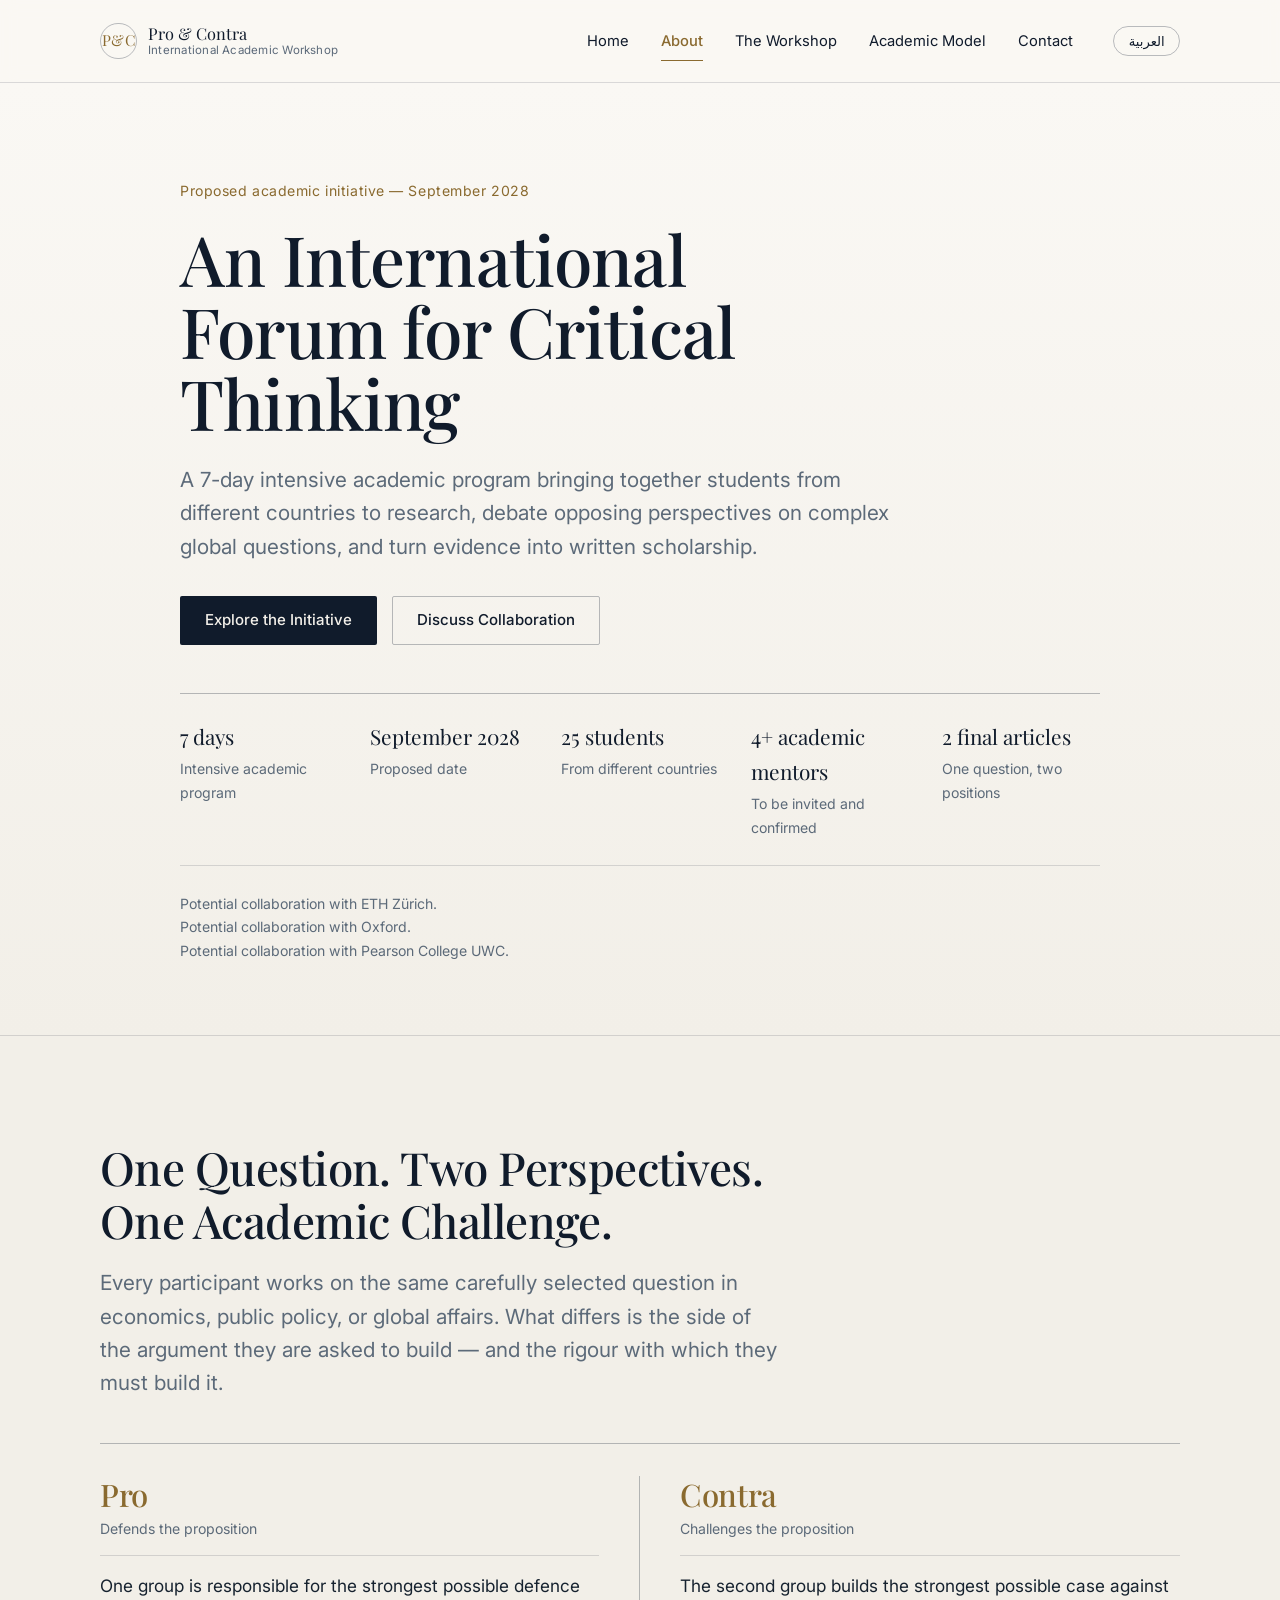
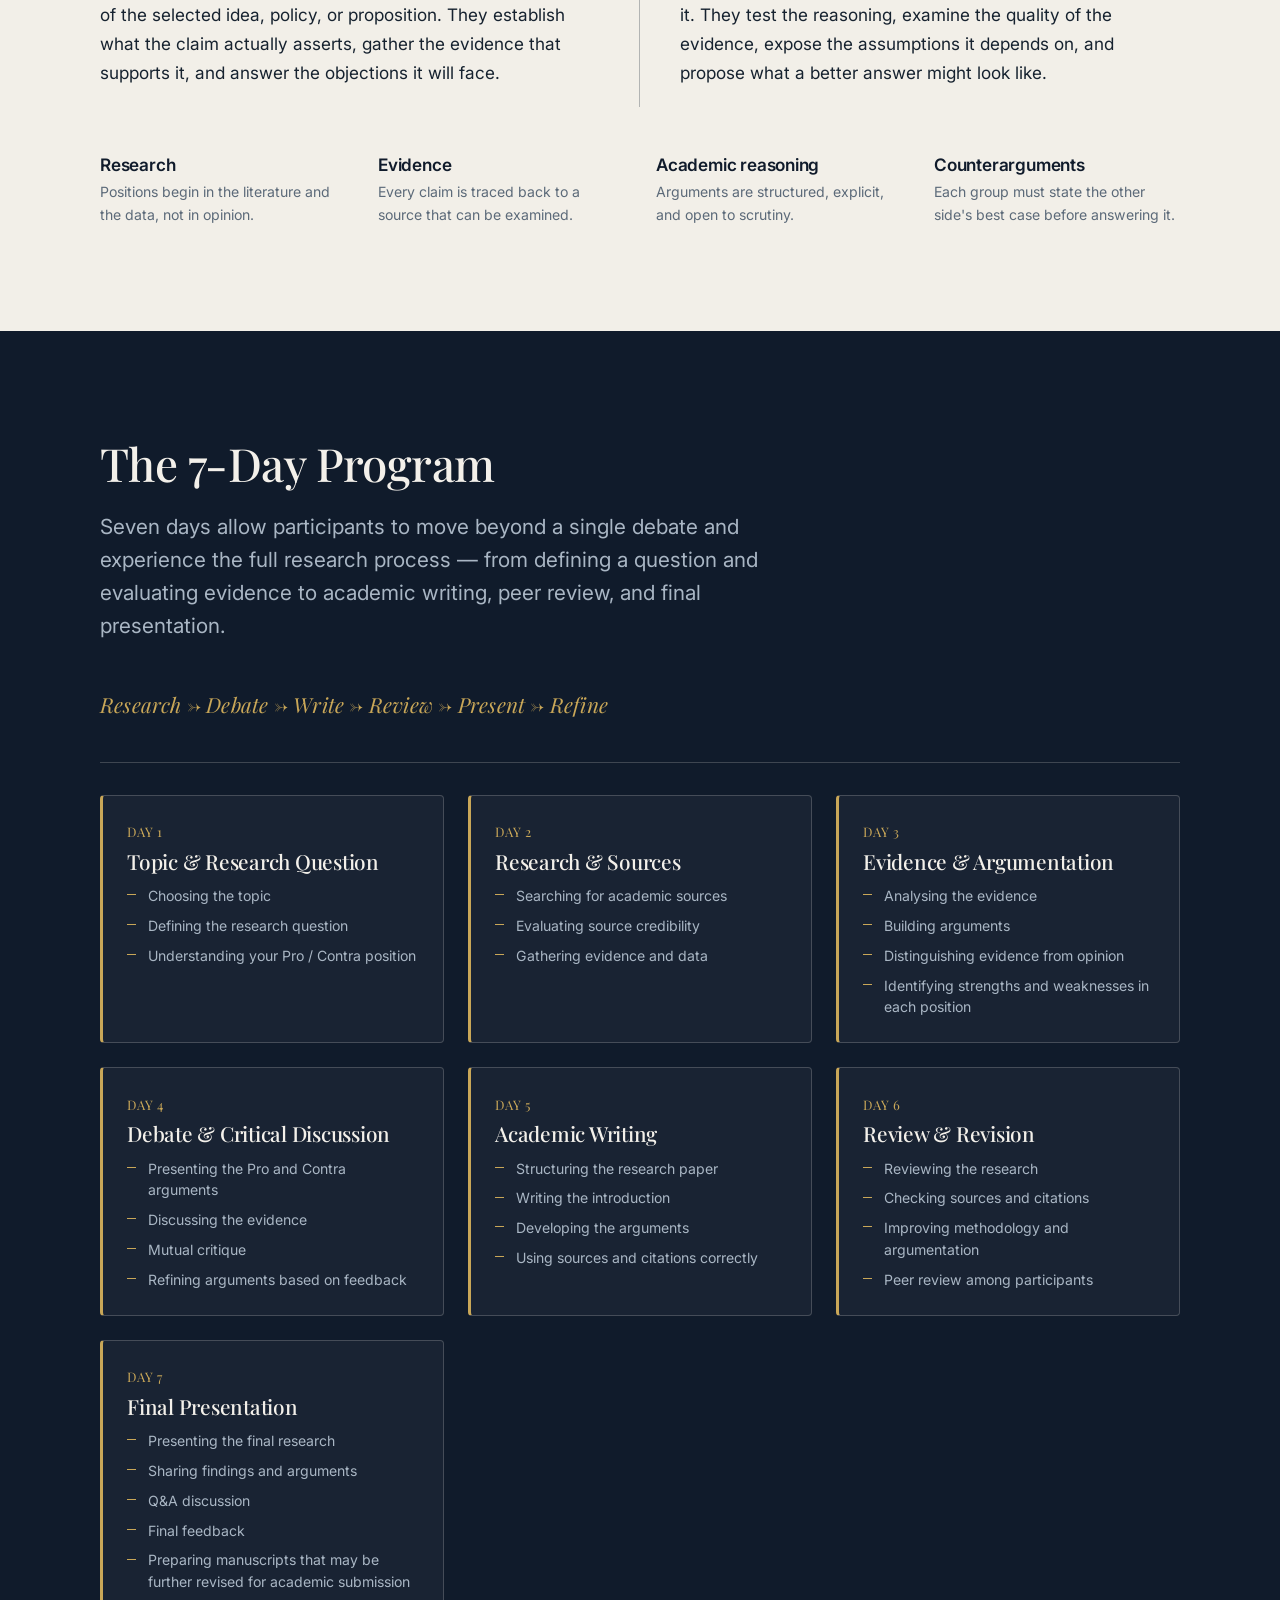
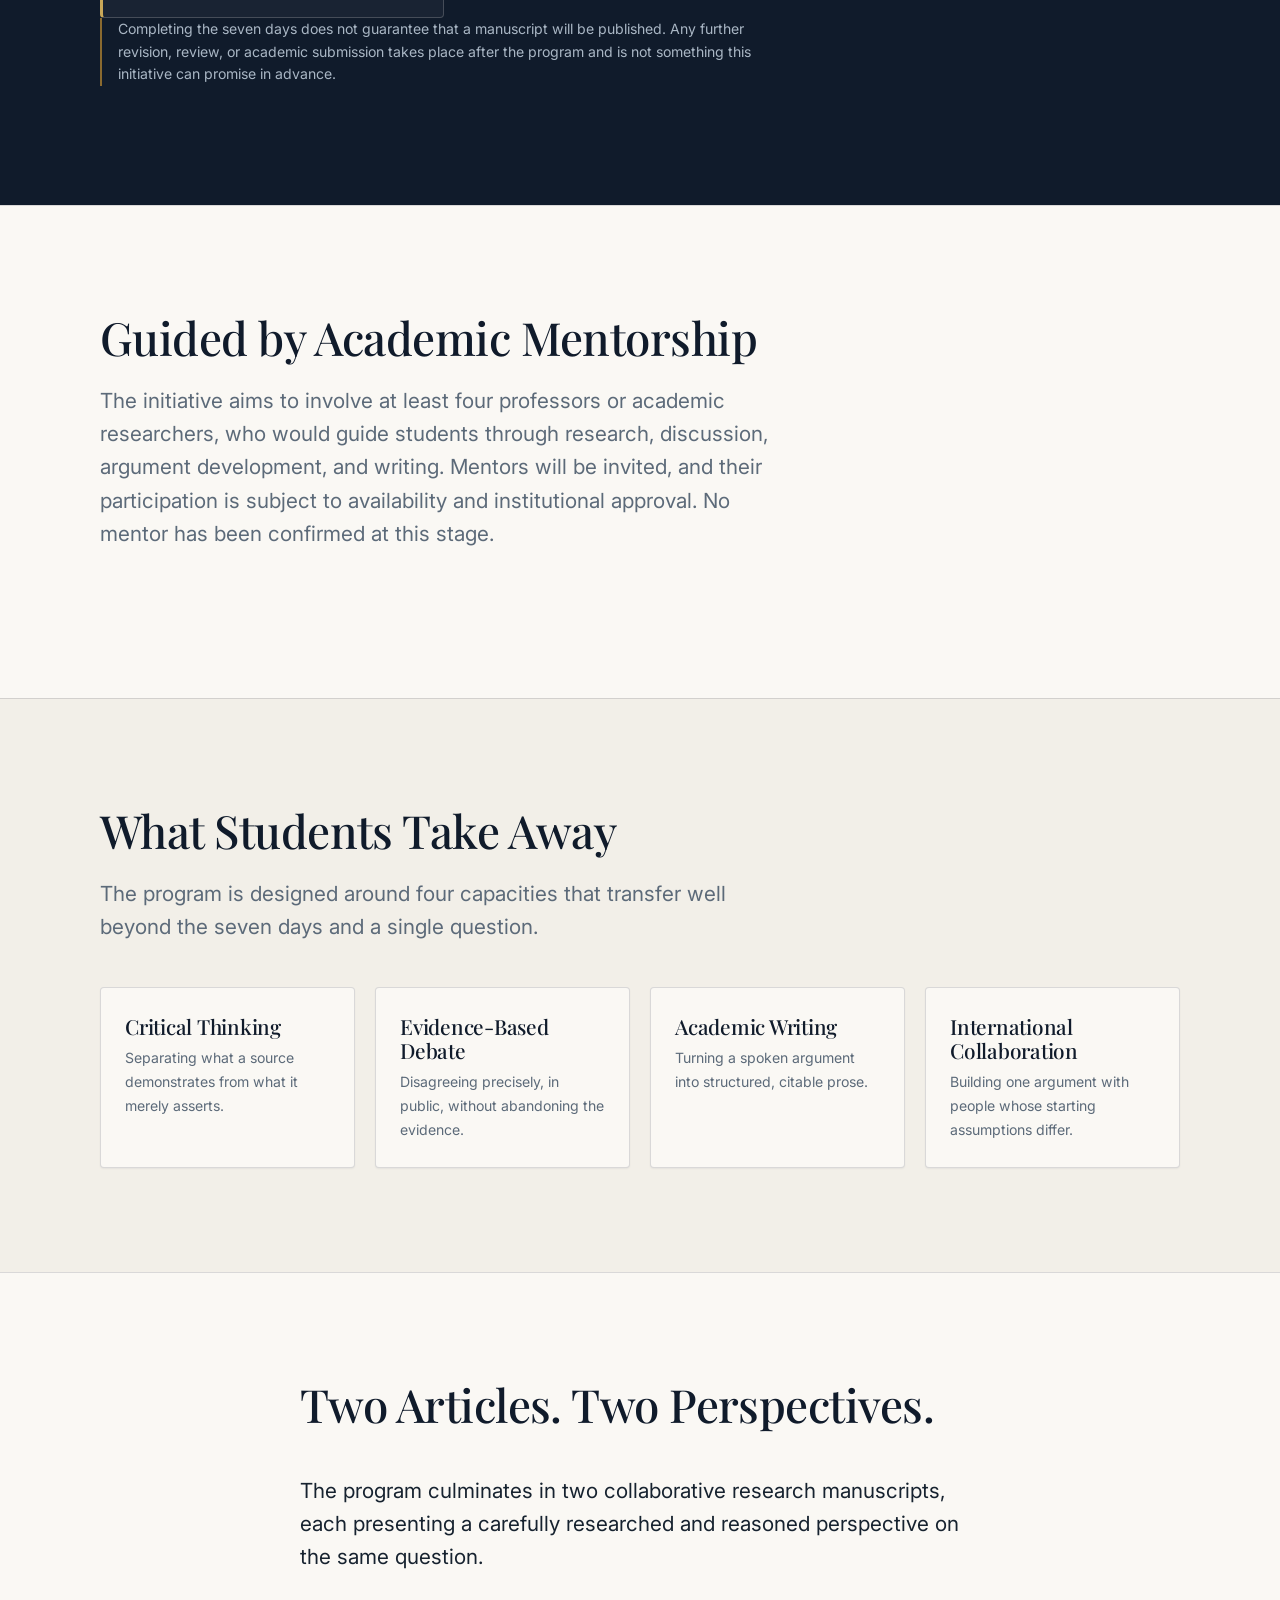
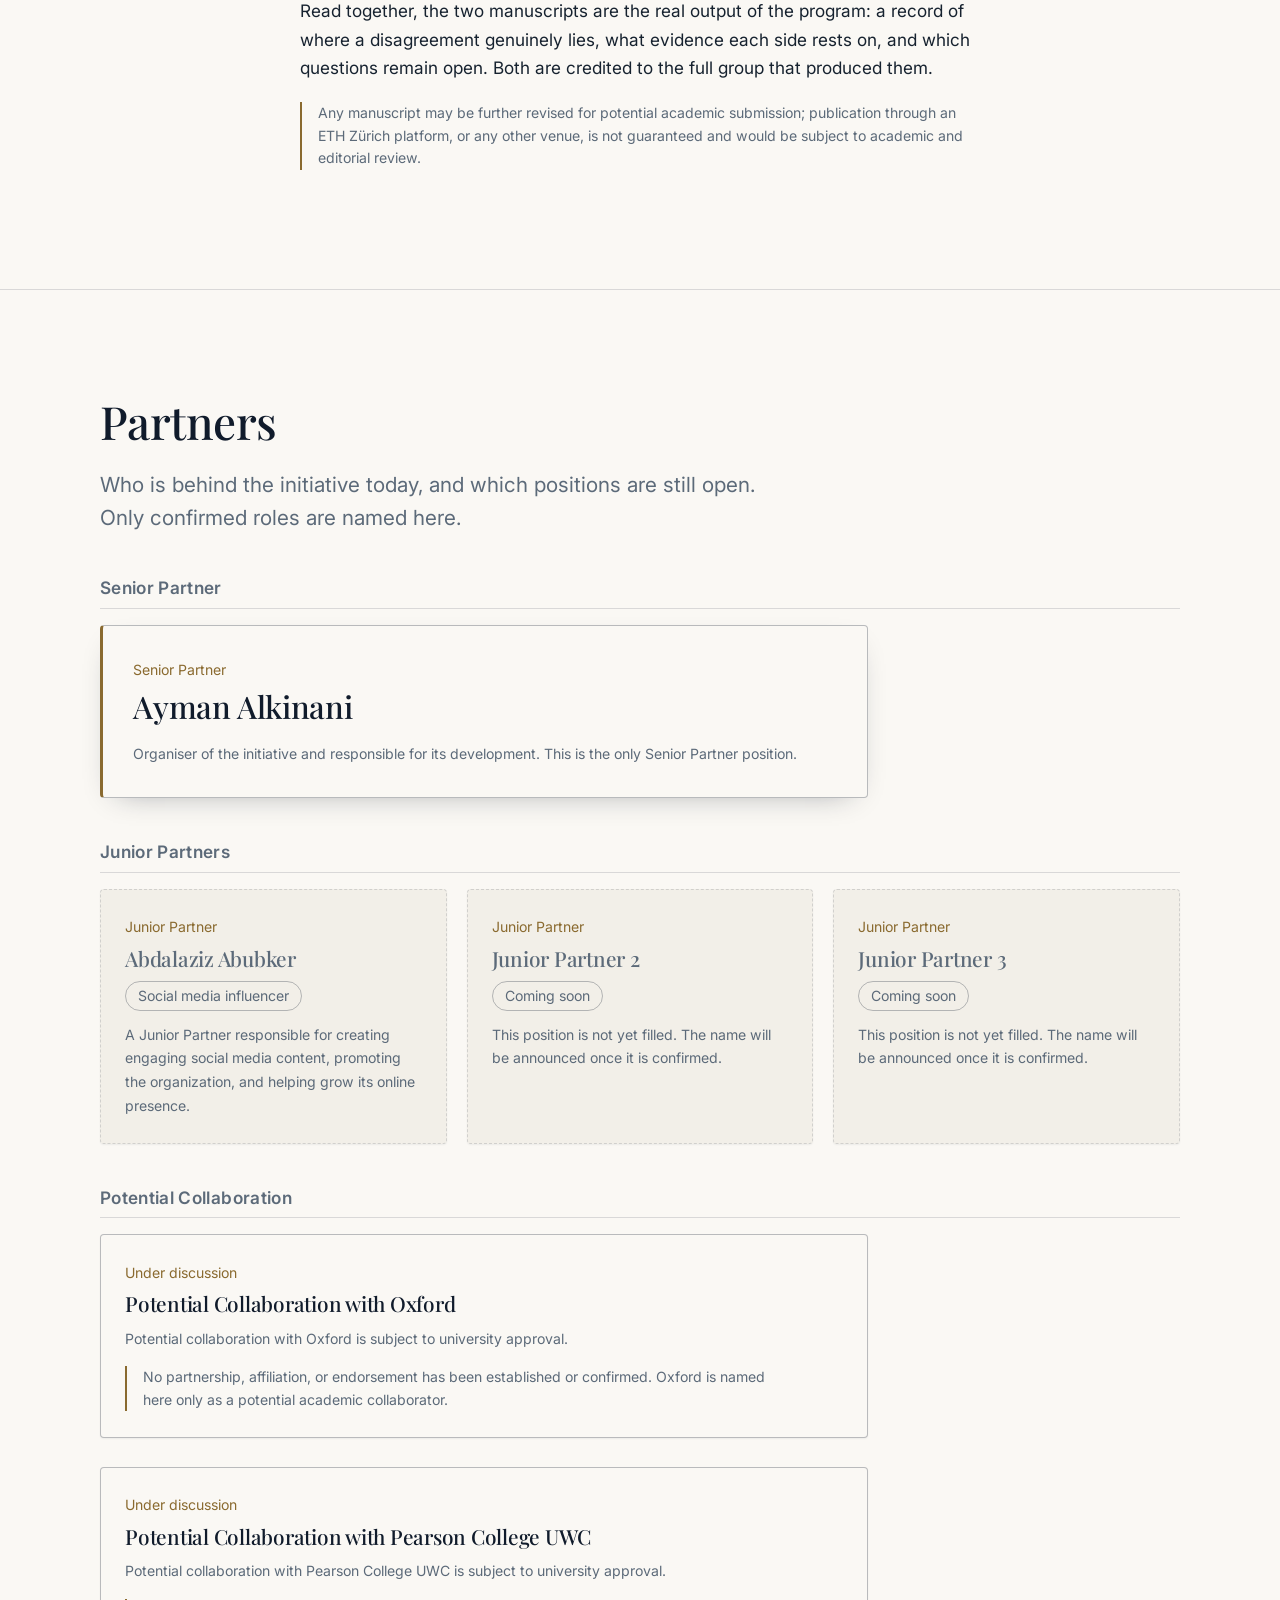
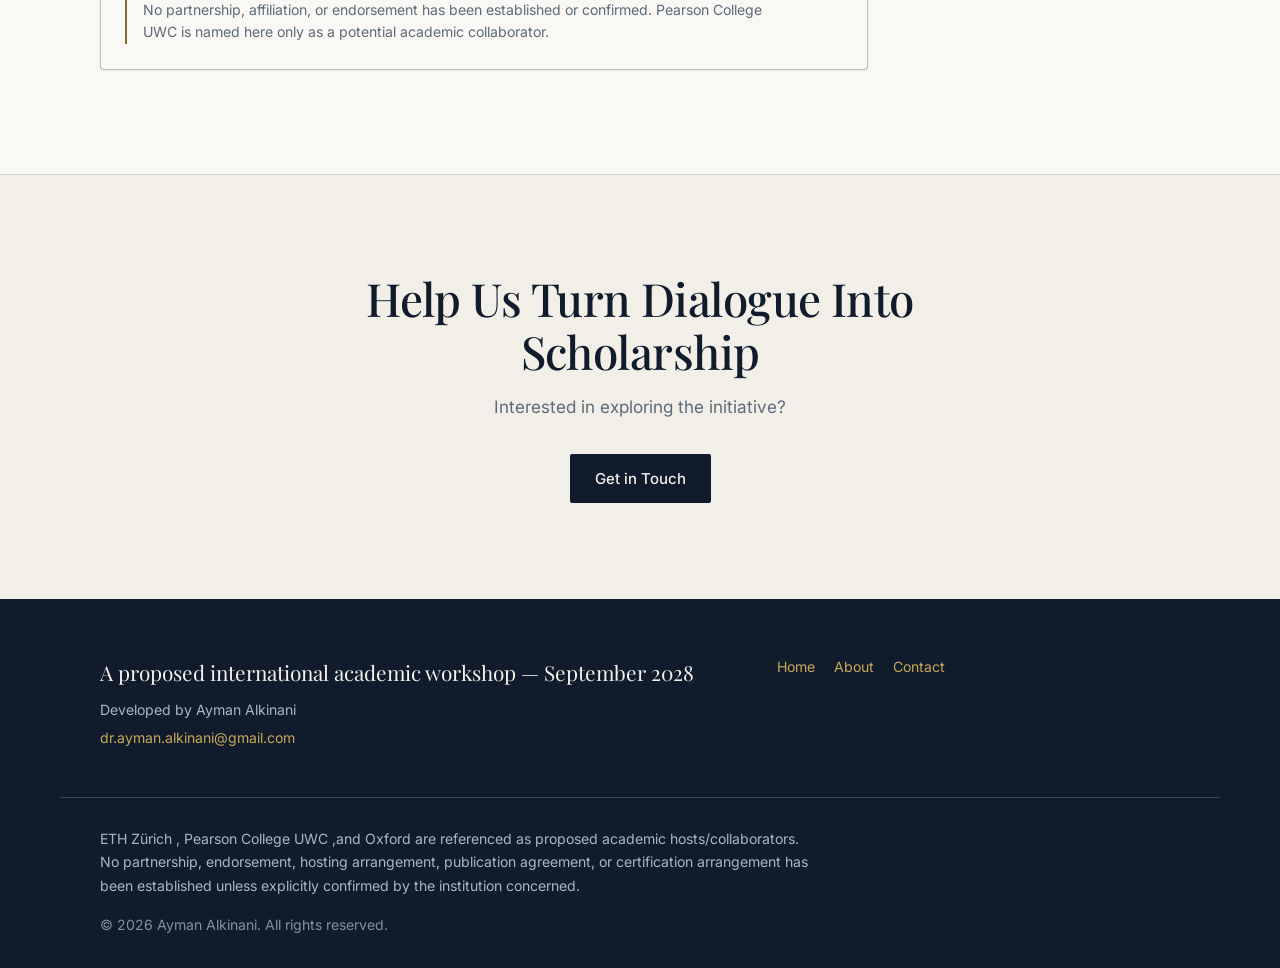
<file: index.html>
<!DOCTYPE html>
<html lang="en" dir="ltr">
<head>
<meta charset="utf-8">
<meta name="viewport" content="width=device-width, initial-scale=1">
<title data-i18n="meta.title.index">7-Day International Academic Program | September 2028</title>
<meta name="description" data-i18n-attr="content" data-i18n="meta.desc.index" content="A proposed 7-day international academic program bringing together 25 students to research, debate, write, and present from opposing perspectives on a global issue.">
<meta name="author" content="Ayman Alkinani">
<meta name="theme-color" content="#101b2b">
<meta property="og:type" content="website">
<meta property="og:title" content="An International Forum for Critical Thinking">
<meta property="og:description" content="A proposed 7-day academic program for 25 international students: research, debate, writing, and two opposing academic articles. September 2028.">
<meta property="og:locale" content="en">
<meta property="og:locale:alternate" content="ar">
<meta name="twitter:card" content="summary_large_image">
<link rel="preconnect" href="https://fonts.googleapis.com">
<link rel="preconnect" href="https://fonts.gstatic.com" crossorigin>
<link href="https://fonts.googleapis.com/css2?family=Playfair+Display:ital,wght@0,500;0,600;1,500&family=Inter:wght@300;400;500;600&family=Noto+Kufi+Arabic:wght@400;500;600&family=Amiri:ital,wght@0,400;0,700;1,400&display=swap" rel="stylesheet">
<link rel="stylesheet" href="style.css">
</head>
<body>
<a class="skip-link" href="#main" data-i18n="a11y.skip">Skip to main content</a>

<header class="site-header" id="siteHeader">
  <div class="container header-inner">
    <a class="brand" href="index.html">
      <span class="brand-mark" aria-hidden="true">P&amp;C</span>
      <span class="brand-text">
        <span class="brand-name" data-i18n="brand.name">Pro &amp; Contra</span>
        <span class="brand-sub" data-i18n="brand.sub">International Academic Workshop</span>
      </span>
    </a>

    <div class="header-tools">
      <button class="lang-toggle" id="langToggle" type="button" lang="ar" aria-label="Switch language to Arabic">العربية</button>
      <button class="nav-toggle" id="navToggle" type="button" aria-expanded="false" aria-controls="primaryNav">
        <span class="nav-toggle-bars" aria-hidden="true"><span></span><span></span></span>
        <span class="visually-hidden" data-i18n="a11y.menu">Open menu</span>
      </button>
    </div>

    <nav class="primary-nav" id="primaryNav" aria-label="Primary">
      <ul>
        <li><a href="index.html" data-nav="home" data-i18n="nav.home">Home</a></li>
        <li><a href="index.html" data-nav="about" data-i18n="nav.about">About</a></li>
        <li><a href="index.html#workshop" data-nav="workshop" data-i18n="nav.workshop">The Workshop</a></li>
        <li><a href="index.html#model" data-nav="model" data-i18n="nav.model">Academic Model</a></li>
        <li><a href="contact.html" data-nav="contact" data-i18n="nav.contact">Contact</a></li>
      </ul>
    </nav>
  </div>
</header>

<main id="main">

  <!-- HERO -->
  <section class="hero">
    <div class="container hero-inner">
      <p class="hero-kicker reveal" data-i18n="hero.kicker">Proposed academic initiative — September 2028</p>
      <h1 class="hero-title reveal" data-i18n="hero.title">An International Forum for Critical Thinking</h1>
      <p class="hero-lead reveal" data-i18n="hero.lead">A 7-day intensive academic program bringing together students from different countries to research, debate opposing perspectives on complex global questions, and turn evidence into written scholarship.</p>

      <div class="hero-actions reveal">
        <a class="btn btn-primary" href="#concept" data-i18n="hero.cta1">Explore the Initiative</a>
        <a class="btn btn-ghost" href="contact.html" data-i18n="hero.cta2">Discuss Collaboration</a>
      </div>

      <ul class="factbar reveal">
        <li><span class="fact-value" data-i18n="fact.0.v">7 days</span><span class="fact-label" data-i18n="fact.0.l">Intensive academic program</span></li>
        <li><span class="fact-value" data-i18n="fact.1.v">September 2028</span><span class="fact-label" data-i18n="fact.1.l">Proposed date</span></li>
        <li><span class="fact-value" data-i18n="fact.2.v">25 students</span><span class="fact-label" data-i18n="fact.2.l">From different countries</span></li>
        <li><span class="fact-value" data-i18n="fact.3.v">4+ academic mentors</span><span class="fact-label" data-i18n="fact.3.l">To be invited and confirmed</span></li>
        <li><span class="fact-value" data-i18n="fact.4.v">2 final articles</span><span class="fact-label" data-i18n="fact.4.l">One question, two positions</span></li>
      </ul>

      <p class="hero-note reveal" data-i18n="hero.note">Potential collaboration with ETH Zürich.</p>
      <p class="hero-note reveal" data-i18n="hero.note">Potential collaboration with Oxford.</p>
      <p class="hero-note reveal" data-i18n="hero.note">Potential collaboration with Pearson College UWC.</p>
    </div>
  </section>

  <!-- CONCEPT -->
  <section class="section section-paper" id="concept">
    <div class="container">
      <div class="section-head">
        <h2 data-i18n="concept.title">One Question. Two Perspectives. One Academic Challenge.</h2>
        <p class="section-lead" data-i18n="concept.lead">Every participant works on the same carefully selected question in economics, public policy, or global affairs. What differs is the side of the argument they are asked to build — and the rigour with which they must build it.</p>
      </div>

      <div class="split reveal">
        <article class="split-side">
          <h3 class="split-name" data-i18n="concept.pro.title">Pro</h3>
          <p class="split-role" data-i18n="concept.pro.role">Defends the proposition</p>
          <p data-i18n="concept.pro.text">One group is responsible for the strongest possible defence of the selected idea, policy, or proposition. They establish what the claim actually asserts, gather the evidence that supports it, and answer the objections it will face.</p>
        </article>
        <article class="split-side">
          <h3 class="split-name" data-i18n="concept.con.title">Contra</h3>
          <p class="split-role" data-i18n="concept.con.role">Challenges the proposition</p>
          <p data-i18n="concept.con.text">The second group builds the strongest possible case against it. They test the reasoning, examine the quality of the evidence, expose the assumptions it depends on, and propose what a better answer might look like.</p>
        </article>
      </div>

      <ul class="requirement-list reveal">
        <li><h4 data-i18n="concept.r1.t">Research</h4><p data-i18n="concept.r1.p">Positions begin in the literature and the data, not in opinion.</p></li>
        <li><h4 data-i18n="concept.r2.t">Evidence</h4><p data-i18n="concept.r2.p">Every claim is traced back to a source that can be examined.</p></li>
        <li><h4 data-i18n="concept.r3.t">Academic reasoning</h4><p data-i18n="concept.r3.p">Arguments are structured, explicit, and open to scrutiny.</p></li>
        <li><h4 data-i18n="concept.r4.t">Counterarguments</h4><p data-i18n="concept.r4.p">Each group must state the other side's best case before answering it.</p></li>
      </ul>
    </div>
  </section>

  <!-- 7-DAY PROGRAM -->
  <section class="section section-dark" id="program7">
    <div class="container">
      <div class="section-head">
        <h2 data-i18n="program.title">The 7-Day Program</h2>
        <p class="section-lead" data-i18n="program.lead">Seven days allow participants to move beyond a single debate and experience the full research process — from defining a question and evaluating evidence to academic writing, peer review, and final presentation.</p>
      </div>

      <p class="program-flow reveal" data-i18n="program.flow">Research → Debate → Write → Review → Present → Refine</p>

      <ol class="days-timeline">
        <li class="day-card reveal">
          <span class="day-num" aria-hidden="true">1</span>
          <p class="day-label" data-i18n="program.day">Day 1</p>
          <h3 data-i18n="program.d1.t">Topic &amp; Research Question</h3>
          <ul>
            <li data-i18n="program.d1.b1">Choosing the topic</li>
            <li data-i18n="program.d1.b2">Defining the research question</li>
            <li data-i18n="program.d1.b3">Understanding your Pro / Contra position</li>
          </ul>
        </li>
        <li class="day-card reveal">
          <span class="day-num" aria-hidden="true">2</span>
          <p class="day-label" data-i18n="program.day">Day 2</p>
          <h3 data-i18n="program.d2.t">Research &amp; Sources</h3>
          <ul>
            <li data-i18n="program.d2.b1">Searching for academic sources</li>
            <li data-i18n="program.d2.b2">Evaluating source credibility</li>
            <li data-i18n="program.d2.b3">Gathering evidence and data</li>
          </ul>
        </li>
        <li class="day-card reveal">
          <span class="day-num" aria-hidden="true">3</span>
          <p class="day-label" data-i18n="program.day">Day 3</p>
          <h3 data-i18n="program.d3.t">Evidence &amp; Argumentation</h3>
          <ul>
            <li data-i18n="program.d3.b1">Analysing the evidence</li>
            <li data-i18n="program.d3.b2">Building arguments</li>
            <li data-i18n="program.d3.b3">Distinguishing evidence from opinion</li>
            <li data-i18n="program.d3.b4">Identifying strengths and weaknesses in each position</li>
          </ul>
        </li>
        <li class="day-card reveal">
          <span class="day-num" aria-hidden="true">4</span>
          <p class="day-label" data-i18n="program.day">Day 4</p>
          <h3 data-i18n="program.d4.t">Debate &amp; Critical Discussion</h3>
          <ul>
            <li data-i18n="program.d4.b1">Presenting the Pro and Contra arguments</li>
            <li data-i18n="program.d4.b2">Discussing the evidence</li>
            <li data-i18n="program.d4.b3">Mutual critique</li>
            <li data-i18n="program.d4.b4">Refining arguments based on feedback</li>
          </ul>
        </li>
        <li class="day-card reveal">
          <span class="day-num" aria-hidden="true">5</span>
          <p class="day-label" data-i18n="program.day">Day 5</p>
          <h3 data-i18n="program.d5.t">Academic Writing</h3>
          <ul>
            <li data-i18n="program.d5.b1">Structuring the research paper</li>
            <li data-i18n="program.d5.b2">Writing the introduction</li>
            <li data-i18n="program.d5.b3">Developing the arguments</li>
            <li data-i18n="program.d5.b4">Using sources and citations correctly</li>
          </ul>
        </li>
        <li class="day-card reveal">
          <span class="day-num" aria-hidden="true">6</span>
          <p class="day-label" data-i18n="program.day">Day 6</p>
          <h3 data-i18n="program.d6.t">Review &amp; Revision</h3>
          <ul>
            <li data-i18n="program.d6.b1">Reviewing the research</li>
            <li data-i18n="program.d6.b2">Checking sources and citations</li>
            <li data-i18n="program.d6.b3">Improving methodology and argumentation</li>
            <li data-i18n="program.d6.b4">Peer review among participants</li>
          </ul>
        </li>
        <li class="day-card reveal">
          <span class="day-num" aria-hidden="true">7</span>
          <p class="day-label" data-i18n="program.day">Day 7</p>
          <h3 data-i18n="program.d7.t">Final Presentation</h3>
          <ul>
            <li data-i18n="program.d7.b1">Presenting the final research</li>
            <li data-i18n="program.d7.b2">Sharing findings and arguments</li>
            <li data-i18n="program.d7.b3">Q&amp;A discussion</li>
            <li data-i18n="program.d7.b4">Final feedback</li>
            <li data-i18n="program.d7.b5">Preparing manuscripts that may be further revised for academic submission</li>
          </ul>
        </li>
      </ol>

      <p class="note reveal" data-i18n="program.note">Completing the seven days does not guarantee that a manuscript will be published. Any further revision, review, or academic submission takes place after the program and is not something this initiative can promise in advance.</p>
    </div>
  </section>

  <!-- MENTORSHIP -->
  <section class="section" id="mentorship">
    <div class="container">
      <div class="section-head">
        <h2 data-i18n="mentor.title">Guided by Academic Mentorship</h2>
        <p class="section-lead" data-i18n="mentor.lead">The initiative aims to involve at least four professors or academic researchers, who would guide students through research, discussion, argument development, and writing. Mentors will be invited, and their participation is subject to availability and institutional approval. No mentor has been confirmed at this stage.</p>
      </div>
    </div>
  </section>

  <!-- OUTCOMES -->
  <section class="section section-paper" id="outcomes">
    <div class="container">
      <div class="section-head">
        <h2 data-i18n="out.title">What Students Take Away</h2>
        <p class="section-lead" data-i18n="out.lead">The program is designed around four capacities that transfer well beyond the seven days and a single question.</p>
      </div>
      <div class="grid grid-4 reveal">
        <article class="card"><h3 data-i18n="out.1.t">Critical Thinking</h3><p data-i18n="out.1.p">Separating what a source demonstrates from what it merely asserts.</p></article>
        <article class="card"><h3 data-i18n="out.2.t">Evidence-Based Debate</h3><p data-i18n="out.2.p">Disagreeing precisely, in public, without abandoning the evidence.</p></article>
        <article class="card"><h3 data-i18n="out.3.t">Academic Writing</h3><p data-i18n="out.3.p">Turning a spoken argument into structured, citable prose.</p></article>
        <article class="card"><h3 data-i18n="out.4.t">International Collaboration</h3><p data-i18n="out.4.p">Building one argument with people whose starting assumptions differ.</p></article>
      </div>
    </div>
  </section>

  <!-- ARTICLES -->
  <section class="section" id="articles">
    <div class="container narrow">
      <div class="section-head">
        <h2 data-i18n="art.title">Two Articles. Two Perspectives.</h2>
      </div>
      <p class="lead-para" data-i18n="art.p1">The program culminates in two collaborative research manuscripts, each presenting a carefully researched and reasoned perspective on the same question.</p>
      <p data-i18n="art.p2">Read together, the two manuscripts are the real output of the program: a record of where a disagreement genuinely lies, what evidence each side rests on, and which questions remain open. Both are credited to the full group that produced them.</p>
      <p class="note" data-i18n="art.note">Any manuscript may be further revised for potential academic submission; publication through an ETH Zürich platform, or any other venue, is not guaranteed and would be subject to academic and editorial review.</p>
    </div>
  </section>

  <!-- PARTNERS -->
  <section class="section" id="partners">
    <div class="container">
      <div class="section-head">
        <h2 data-i18n="partners.title">Partners</h2>
        <p class="section-lead" data-i18n="partners.lead">Who is behind the initiative today, and which positions are still open. Only confirmed roles are named here.</p>
      </div>

      <div class="partners-group reveal">
        <h3 class="partners-group-title" data-i18n="partners.senior.group">Senior Partner</h3>
        <article class="card card-partner card-partner-senior">
          <p class="partner-role" data-i18n="partners.senior.role">Senior Partner</p>
          <h4 class="partner-name" data-i18n="partners.senior.name">Ayman Alkinani</h4>
          <p data-i18n="partners.senior.p">Organiser of the initiative and responsible for its development. This is the only Senior Partner position.</p>
        </article>
      </div>

      <div class="partners-group reveal">
        <h3 class="partners-group-title" data-i18n="partners.junior.group">Junior Partners</h3>
        <div class="grid grid-3">
          <article class="card card-partner card-partner-open">
            <p class="partner-role" data-i18n="partners.junior.role">Junior Partner</p>
            <h4 class="partner-name" data-i18n="partners.j1.name">Abdalaziz Abubker</h4>
            <p class="partner-status" data-i18n="partners.status">Social media influencer</p>
            <p data-i18n="partners.junior.p">A Junior Partner responsible for creating engaging social media content, promoting the organization, and helping grow its online presence.</p>
          </article>
          <article class="card card-partner card-partner-open">
            <p class="partner-role" data-i18n="partners.junior.role">Junior Partner</p>
            <h4 class="partner-name" data-i18n="partners.j2.name">Junior Partner 2</h4>
            <p class="partner-status" data-i18n="partners.status">Coming soon</p>
            <p data-i18n="partners.junior.p">This position is not yet filled. The name will be announced once it is confirmed.</p>
          </article>
          <article class="card card-partner card-partner-open">
            <p class="partner-role" data-i18n="partners.junior.role">Junior Partner</p>
            <h4 class="partner-name" data-i18n="partners.j3.name">Junior Partner 3</h4>
            <p class="partner-status" data-i18n="partners.status">Coming soon</p>
            <p data-i18n="partners.junior.p">This position is not yet filled. The name will be announced once it is confirmed.</p>
          </article>
        </div>
      </div>

      <div class="partners-group reveal">
        <h3 class="partners-group-title" data-i18n="partners.oxford.group">Potential Collaboration</h3>
        <article class="card card-partner card-partner-oxford">
          <p class="partner-role" data-i18n="partners.oxford.role">Under discussion</p>
          <h4 class="partner-name" data-i18n="partners.oxford.title">Potential Collaboration with Oxford</h4>
          <p data-i18n="partners.oxford.p">Potential collaboration with Oxford is subject to university approval.</p>
          <p class="note" data-i18n="partners.oxford.note">No partnership, affiliation, or endorsement has been established or confirmed. Oxford is named here only as a potential academic collaborator.</p>
        </article>
        <br>
        <article class="card card-partner card-partner-oxford">
          <p class="partner-role" data-i18n="partners.oxford.role">Under discussion</p>
          <h4 class="partner-name" data-i18n="partners.oxford.title">Potential Collaboration with Pearson College UWC</h4>
          <p data-i18n="partners.oxford.p">Potential collaboration with Pearson College UWC is subject to university approval.</p>
          <p class="note" data-i18n="partners.oxford.note">No partnership, affiliation, or endorsement has been established or confirmed. Pearson College UWC is named here only as a potential academic collaborator.</p>
        </article>
      </div>
    </div>
  </section>

  <!-- CLOSING CTA -->
  <section class="closing">
    <div class="container narrow">
      <h2 data-i18n="close.title">Help Us Turn Dialogue Into Scholarship</h2>
      <p data-i18n="close.p">Interested in exploring the initiative?</p>
      <a class="btn btn-primary" href="contact.html" data-i18n="close.cta">Get in Touch</a>
    </div>
  </section>

</main>

<footer class="site-footer">
  <div class="container footer-inner">
    <div class="footer-brand">
      <p class="footer-title" data-i18n="footer.title">A proposed international academic workshop — September 2028</p>
      <p class="footer-by" data-i18n="footer.by">Developed by Ayman Alkinani</p>
      <p><a href="mailto:dr.ayman.alkinani@gmail.com">dr.ayman.alkinani@gmail.com</a></p>
    </div>
    <nav class="footer-nav" aria-label="Footer">
      <ul>
        <li><a href="index.html" data-i18n="nav.home">Home</a></li>
        <li><a href="index.html" data-i18n="nav.about">About</a></li>
        <li><a href="contact.html" data-i18n="nav.contact">Contact</a></li>
      </ul>
    </nav>
  </div>
  <div class="container">
    <p class="disclaimer" data-i18n="footer.disclaimer">ETH Zürich , Pearson College UWC ,and Oxford are referenced as proposed academic hosts/collaborators. No partnership, endorsement, hosting arrangement, publication agreement, or certification arrangement has been established unless explicitly confirmed by the institution concerned.</p>
    <p class="copyright">© <span id="year">2026</span> <span data-i18n="footer.rights">Ayman Alkinani. All rights reserved.</span></p>
  </div>
</footer>

<script src="main.js" defer></script>
</body>
</html>
</file>
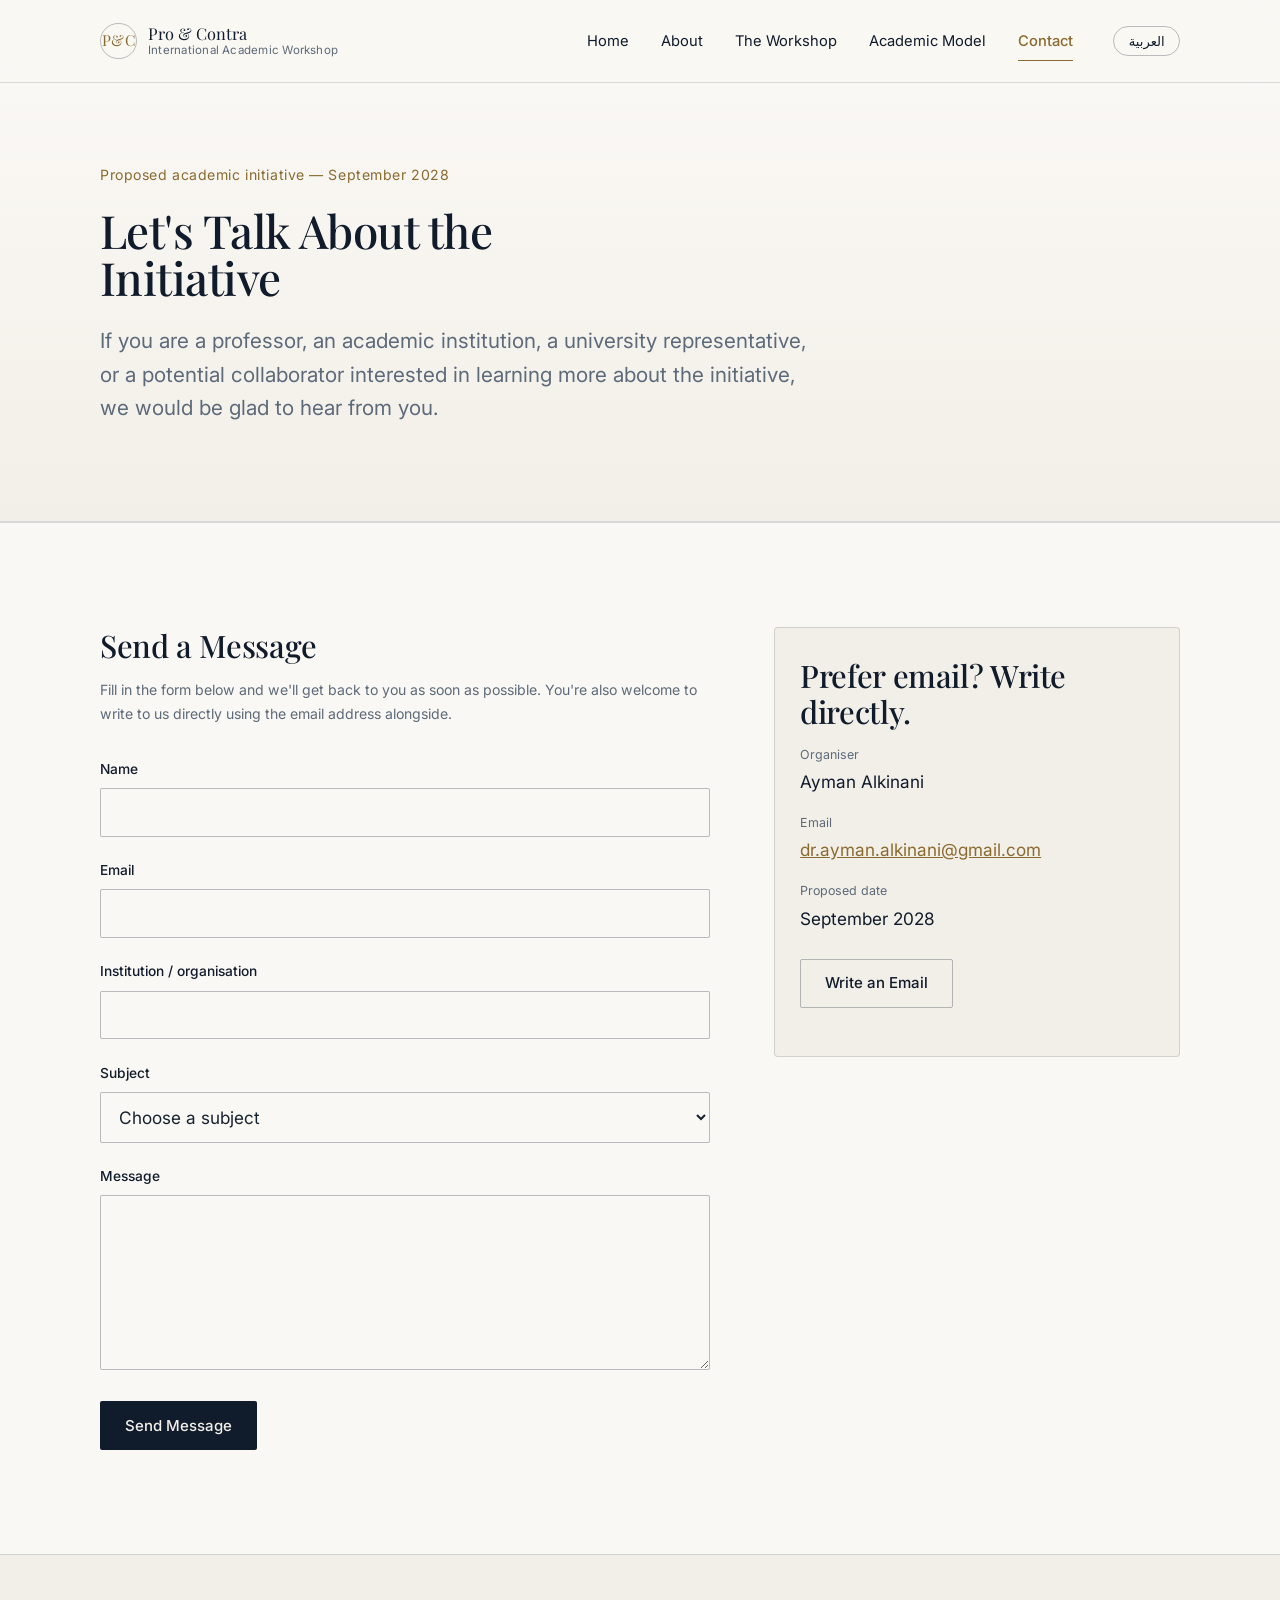
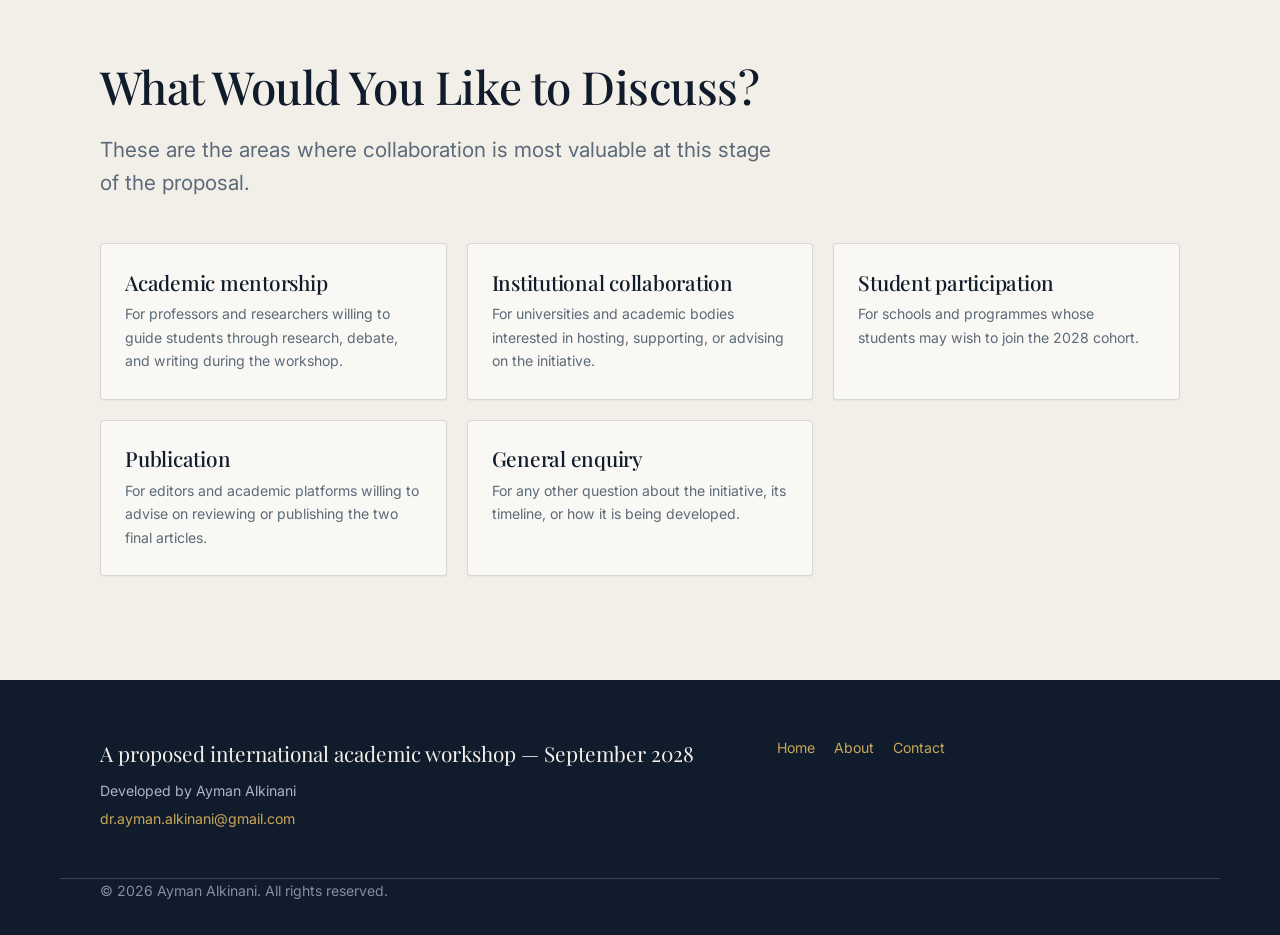
<file: contact.html>
<!DOCTYPE html>
<html lang="en" dir="ltr">
<head>
<meta charset="utf-8">
<meta name="viewport" content="width=device-width, initial-scale=1">
<title data-i18n="meta.title.contact">Contact | International Academic Workshop 2028</title>
<meta name="description" data-i18n-attr="content" data-i18n="meta.desc.contact" content="Contact the organiser of a proposed international academic workshop for September 2028. Enquiries from professors, universities, and potential collaborators are welcome.">
<meta name="author" content="Ayman Alkinani">
<meta name="theme-color" content="#101b2b">
<meta property="og:type" content="website">
<meta property="og:title" content="Contact">
<meta property="og:description" content="Discuss mentorship, hosting, or collaboration on a proposed international academic workshop.">
<meta property="og:locale" content="en">
<meta property="og:locale:alternate" content="ar">
<meta name="twitter:card" content="summary_large_image">
<link rel="preconnect" href="https://fonts.googleapis.com">
<link rel="preconnect" href="https://fonts.gstatic.com" crossorigin>
<link href="https://fonts.googleapis.com/css2?family=Playfair+Display:ital,wght@0,500;0,600;1,500&family=Inter:wght@300;400;500;600&family=Noto+Kufi+Arabic:wght@400;500;600&family=Amiri:ital,wght@0,400;0,700;1,400&display=swap" rel="stylesheet">
<link rel="stylesheet" href="style.css">
</head>
<body>
<a class="skip-link" href="#main" data-i18n="a11y.skip">Skip to main content</a>

<header class="site-header" id="siteHeader">
  <div class="container header-inner">
    <a class="brand" href="index.html">
      <span class="brand-mark" aria-hidden="true">P&amp;C</span>
      <span class="brand-text">
        <span class="brand-name" data-i18n="brand.name">Pro &amp; Contra</span>
        <span class="brand-sub" data-i18n="brand.sub">International Academic Workshop</span>
      </span>
    </a>

    <div class="header-tools">
      <button class="lang-toggle" id="langToggle" type="button" lang="ar" aria-label="Switch language to Arabic">العربية</button>
      <button class="nav-toggle" id="navToggle" type="button" aria-expanded="false" aria-controls="primaryNav">
        <span class="nav-toggle-bars" aria-hidden="true"><span></span><span></span></span>
        <span class="visually-hidden" data-i18n="a11y.menu">Open menu</span>
      </button>
    </div>

    <nav class="primary-nav" id="primaryNav" aria-label="Primary">
      <ul>
        <li><a href="index.html" data-nav="home" data-i18n="nav.home">Home</a></li>
        <li><a href="index.html" data-nav="about" data-i18n="nav.about">About</a></li>
        <li><a href="index.html#workshop" data-nav="workshop" data-i18n="nav.workshop">The Workshop</a></li>
        <li><a href="index.html#model" data-nav="model" data-i18n="nav.model">Academic Model</a></li>
        <li><a href="contact.html" data-nav="contact" data-i18n="nav.contact">Contact</a></li>
      </ul>
    </nav>
  </div>
</header>

<main id="main">

  <!-- PAGE HERO -->
  <section class="page-hero">
    <div class="container">
      <p class="hero-kicker" data-i18n="ct.kicker">Proposed academic initiative — September 2028</p>
      <h1 data-i18n="ct.title">Let's Talk About the Initiative</h1>
      <p class="hero-lead" data-i18n="ct.lead">If you are a professor, an academic institution, a university representative, or a potential collaborator interested in learning more about the initiative, we would be glad to hear from you.</p>
    </div>
  </section>

  <!-- FORM + DIRECT CONTACT -->
  <section class="section">
    <div class="container">
      <div class="contact-grid">

        <div class="contact-form-wrap">
          <h2 data-i18n="ct.form.title">Send a Message</h2>
          <p class="form-intro" data-i18n="ct.form.intro">Fill in the form below and we'll get back to you as soon as possible. You're also welcome to write to us directly using the email address alongside.</p>

          <form id="contactForm" novalidate>
            <input type="hidden" name="access_key" value="e45fbb24-641f-4f53-ac69-7bbb0d282d4b">
            <input type="hidden" name="subject" value="New message — Pro &amp; Contra Workshop website">
            <input type="checkbox" name="botcheck" class="visually-hidden" style="display:none" tabindex="-1" autocomplete="off">

            <div class="field">
              <label for="name" data-i18n="ct.f.name">Name</label>
              <input type="text" id="name" name="name" autocomplete="name" aria-describedby="err-name">
              <p class="field-error" id="err-name" role="alert"></p>
            </div>

            <div class="field">
              <label for="email" data-i18n="ct.f.email">Email</label>
              <input type="email" id="email" name="email" autocomplete="email" aria-describedby="err-email">
              <p class="field-error" id="err-email" role="alert"></p>
            </div>

            <div class="field">
              <label for="institution" data-i18n="ct.f.inst">Institution / organisation</label>
              <input type="text" id="institution" name="institution" autocomplete="organization">
            </div>

            <div class="field">
              <label for="topic" data-i18n="ct.f.subject">Subject</label>
              <select id="topic" name="topic" aria-describedby="err-subject">
                <option value="" data-i18n="ct.f.choose">Choose a subject</option>
                <option value="mentorship" data-i18n="cat.1.t">Academic mentorship</option>
                <option value="institutional" data-i18n="cat.2.t">Institutional collaboration</option>
                <option value="participation" data-i18n="cat.3.t">Student participation</option>
                <option value="publication" data-i18n="cat.4.t">Publication</option>
                <option value="general" data-i18n="cat.5.t">General enquiry</option>
              </select>
              <p class="field-error" id="err-subject" role="alert"></p>
            </div>

            <div class="field">
              <label for="message" data-i18n="ct.f.msg">Message</label>
              <textarea id="message" name="message" rows="7" aria-describedby="err-message"></textarea>
              <p class="field-error" id="err-message" role="alert"></p>
            </div>

            <button class="btn btn-primary" type="submit" id="contactSubmit" data-i18n="ct.f.submit">Send Message</button>
            <p class="form-status" id="formStatus" role="status" hidden></p>
          </form>
        </div>

        <aside class="contact-aside">
          <h2 data-i18n="ct.direct.title">Prefer email? Write directly.</h2>
          <dl class="contact-details">
            <dt data-i18n="ct.d.name">Organiser</dt>
            <dd>Ayman Alkinani</dd>
            <dt data-i18n="ct.d.email">Email</dt>
            <dd><a href="mailto:dr.ayman.alkinani@gmail.com">dr.ayman.alkinani@gmail.com</a></dd>
            <dt data-i18n="ct.d.date">Proposed date</dt>
            <dd data-i18n="ct.d.date.v">September 2028</dd>
          </dl>
          <p><a class="btn btn-ghost" href="mailto:dr.ayman.alkinani@gmail.com?subject=International%20Academic%20Workshop%202028" data-i18n="ct.d.cta">Write an Email</a></p>
        </aside>

      </div>
    </div>
  </section>

  <!-- CATEGORIES -->
  <section class="section section-paper" id="categories">
    <div class="container">
      <div class="section-head">
        <h2 data-i18n="cat.title">What Would You Like to Discuss?</h2>
        <p class="section-lead" data-i18n="cat.lead">These are the areas where collaboration is most valuable at this stage of the proposal.</p>
      </div>

      <div class="grid grid-3 reveal">
        <article class="card">
          <h3 data-i18n="cat.1.t">Academic mentorship</h3>
          <p data-i18n="cat.1.p">For professors and researchers willing to guide students through research, debate, and writing during the workshop.</p>
        </article>
        <article class="card">
          <h3 data-i18n="cat.2.t">Institutional collaboration</h3>
          <p data-i18n="cat.2.p">For universities and academic bodies interested in hosting, supporting, or advising on the initiative.</p>
        </article>
        <article class="card">
          <h3 data-i18n="cat.3.t">Student participation</h3>
          <p data-i18n="cat.3.p">For schools and programmes whose students may wish to join the 2028 cohort.</p>
        </article>
        <article class="card">
          <h3 data-i18n="cat.4.t">Publication</h3>
          <p data-i18n="cat.4.p">For editors and academic platforms willing to advise on reviewing or publishing the two final articles.</p>
        </article>
        <article class="card">
          <h3 data-i18n="cat.5.t">General enquiry</h3>
          <p data-i18n="cat.5.p">For any other question about the initiative, its timeline, or how it is being developed.</p>
        </article>
      </div>
    </div>
  </section>

</main>

<footer class="site-footer">
  <div class="container footer-inner">
    <div class="footer-brand">
      <p class="footer-title" data-i18n="footer.title">A proposed international academic workshop — September 2028</p>
      <p class="footer-by" data-i18n="footer.by">Developed by Ayman Alkinani</p>
      <p><a href="mailto:dr.ayman.alkinani@gmail.com">dr.ayman.alkinani@gmail.com</a></p>
    </div>
    <nav class="footer-nav" aria-label="Footer">
      <ul>
        <li><a href="index.html" data-i18n="nav.home">Home</a></li>
        <li><a href="index.html" data-i18n="nav.about">About</a></li>
        <li><a href="contact.html" data-i18n="nav.contact">Contact</a></li>
      </ul>
    </nav>
  </div>
  <div class="container">
    <p class="copyright">© <span id="year">2026</span> <span data-i18n="footer.rights">Ayman Alkinani. All rights reserved.</span></p>
  </div>
</footer>

<script src="main.js" defer></script>
</body>
</html>
</file>
<file: style.css>
/* =========================================================
   Pro & Contra — 7-Day International Academic Program 2028
   Design system
   ========================================================= */

:root{
  /* Colour */
  --ink:            #101b2b;   /* deep navy */
  --ink-2:          #1b2a3d;
  --paper:          #faf8f4;   /* warm white */
  --paper-2:        #f2efe8;
  --text:           #16222f;
  --text-invert:    #f3f0ea;
  --muted:          #5c6a79;
  --muted-invert:   #a9b6c4;
  --accent:         #8a6a2f;   /* bronze */
  --accent-soft:    #c9a758;
  --line:           rgba(16, 27, 43, .14);
  --line-strong:    rgba(16, 27, 43, .28);
  --line-invert:    rgba(243, 240, 234, .20);

  /* Layout */
  --container:      1160px;
  --container-narrow: 760px;
  --gutter:         1.25rem;
  --radius:         2px;
  --radius-lg:      4px;

  /* Elevation */
  --shadow-sm:      0 1px 2px rgba(16,27,43,.06);
  --shadow:         0 10px 30px -18px rgba(16,27,43,.45);
  --shadow-lg:      0 24px 60px -34px rgba(16,27,43,.55);

  /* Type */
  --font-display:   "Playfair Display", "Libre Baskerville", Georgia, serif;
  --font-body:      "Inter", "Source Sans 3", system-ui, -apple-system, "Segoe UI", sans-serif;
  --step--1:        clamp(.82rem, .8rem + .1vw, .88rem);
  --step-0:         clamp(1rem, .97rem + .16vw, 1.075rem);
  --step-1:         clamp(1.12rem, 1.05rem + .35vw, 1.3rem);
  --step-2:         clamp(1.45rem, 1.3rem + .8vw, 2rem);
  --step-3:         clamp(1.85rem, 1.5rem + 1.7vw, 2.9rem);
  --step-4:         clamp(2.4rem, 1.7rem + 3.3vw, 4.6rem);

  /* Motion */
  --ease:           cubic-bezier(.22, .61, .36, 1);
  --speed:          .35s;
}

/* ---------- Reset ---------- */
*,*::before,*::after{ box-sizing:border-box; }
html{ -webkit-text-size-adjust:100%; scroll-behavior:smooth; }
body{
  margin:0;
  background:var(--paper);
  color:var(--text);
  font-family:var(--font-body);
  font-size:var(--step-0);
  font-weight:400;
  line-height:1.68;
  -webkit-font-smoothing:antialiased;
  text-rendering:optimizeLegibility;
}
img{ max-width:100%; display:block; }
ul,ol{ margin:0; padding:0; list-style:none; }
p{ margin:0 0 1.1em; max-width:74ch; }
a{ color:inherit; }

h1,h2,h3,h4{
  font-family:var(--font-display);
  font-weight:500;
  line-height:1.16;
  letter-spacing:-.012em;
  margin:0 0 .5em;
  color:var(--ink);
}
h1{ font-size:var(--step-4); line-height:1.04; }
h2{ font-size:var(--step-3); }
h3{ font-size:var(--step-1); }
h4{ font-size:var(--step-0); font-family:var(--font-body); font-weight:600; }

/* ---------- Utilities ---------- */
.container{
  width:100%;
  max-width:var(--container);
  margin-inline:auto;
  padding-inline:var(--gutter);
}
.container.narrow{ max-width:var(--container-narrow); }
.visually-hidden{
  position:absolute!important; width:1px; height:1px; overflow:hidden;
  clip:rect(0 0 0 0); clip-path:inset(50%); white-space:nowrap;
}
.skip-link{
  position:absolute; inset-inline-start:1rem; top:-4rem; z-index:200;
  background:var(--ink); color:var(--text-invert);
  padding:.7rem 1.1rem; border-radius:var(--radius);
  text-decoration:none; transition:top var(--speed) var(--ease);
}
.skip-link:focus{ top:1rem; }

:where(a,button,input,select,textarea):focus-visible{
  outline:2px solid var(--accent);
  outline-offset:3px;
  border-radius:var(--radius);
}

/* ---------- Header / nav ---------- */
.site-header{
  position:sticky; top:0; z-index:100;
  background:rgba(250,248,244,.92);
  backdrop-filter:saturate(1.2) blur(8px);
  border-bottom:1px solid var(--line);
}
.header-inner{
  display:flex; align-items:center; gap:1rem;
  min-height:72px; flex-wrap:wrap;
}
.brand{
  display:flex; align-items:center; gap:.7rem;
  text-decoration:none; margin-inline-end:auto; padding:.35rem 0;
}
.brand-mark{
  font-family:var(--font-display); font-size:.95rem; letter-spacing:.02em;
  color:var(--accent);
  border:1px solid var(--line-strong);
  width:2.3rem; height:2.3rem; flex:0 0 auto;
  display:grid; place-items:center; border-radius:50%;
}
.brand-text{ display:flex; flex-direction:column; line-height:1.2; }
.brand-name{ font-family:var(--font-display); font-size:1.02rem; color:var(--ink); }
.brand-sub{ font-size:.72rem; color:var(--muted); letter-spacing:.02em; }

.header-tools{ display:flex; align-items:center; gap:.5rem; }

.lang-toggle{
  font-family:var(--font-body); font-size:.82rem; font-weight:500;
  color:var(--ink); background:transparent;
  border:1px solid var(--line-strong); border-radius:999px;
  padding:.4rem .9rem; cursor:pointer;
  transition:background var(--speed) var(--ease), color var(--speed) var(--ease), border-color var(--speed) var(--ease);
}
.lang-toggle:hover{ background:var(--ink); color:var(--text-invert); border-color:var(--ink); }

.nav-toggle{
  display:inline-flex; align-items:center; justify-content:center;
  width:2.6rem; height:2.4rem; padding:0;
  background:transparent; border:1px solid var(--line-strong);
  border-radius:var(--radius); cursor:pointer;
}
.nav-toggle-bars{ display:block; width:18px; }
.nav-toggle-bars span{
  display:block; height:1px; background:var(--ink); margin:5px 0;
  transition:transform var(--speed) var(--ease), opacity var(--speed) var(--ease);
}
.nav-toggle[aria-expanded="true"] .nav-toggle-bars span:first-child{ transform:translateY(3px) rotate(45deg); }
.nav-toggle[aria-expanded="true"] .nav-toggle-bars span:last-child{ transform:translateY(-3px) rotate(-45deg); }

.primary-nav{
  flex-basis:100%;
  max-height:0; overflow:hidden;
  transition:max-height var(--speed) var(--ease);
}
.primary-nav.is-open{ max-height:22rem; }
.primary-nav ul{ display:flex; flex-direction:column; padding:.25rem 0 1rem; }
.primary-nav a{
  display:block; padding:.7rem .1rem;
  text-decoration:none; color:var(--ink);
  border-bottom:1px solid var(--line);
  font-size:.96rem;
  transition:color var(--speed) var(--ease);
}
.primary-nav a:hover{ color:var(--accent); }
.primary-nav a[aria-current="page"]{ color:var(--accent); font-weight:500; }

/* ---------- Buttons ---------- */
.btn{
  display:inline-block;
  font-family:var(--font-body); font-size:.94rem; font-weight:500;
  line-height:1.2; text-decoration:none; cursor:pointer;
  padding:.9rem 1.5rem;
  border:1px solid transparent; border-radius:var(--radius);
  transition:background var(--speed) var(--ease), color var(--speed) var(--ease),
             border-color var(--speed) var(--ease), transform var(--speed) var(--ease);
}
.btn + .btn{ margin-inline-start:.6rem; }
.btn-primary{ background:var(--ink); color:var(--text-invert); }
.btn-primary:hover{ background:var(--ink-2); transform:translateY(-1px); }
.btn-primary:disabled{ opacity:.6; cursor:not-allowed; transform:none; }
.btn-ghost{ background:transparent; color:var(--ink); border-color:var(--line-strong); }
.btn-ghost:hover{ border-color:var(--ink); background:rgba(16,27,43,.04); }
.btn-accent{ background:transparent; color:var(--accent-soft); border-color:var(--accent-soft); }
.btn-accent:hover{ background:var(--accent-soft); color:var(--ink); }

/* ---------- Sections ---------- */
.section{ padding:4.5rem 0; border-top:1px solid var(--line); }
.section-paper{ background:var(--paper-2); }
.section-dark{
  background:var(--ink); color:var(--text-invert); border-top-color:transparent;
}
.section-dark h2,.section-dark h3,.section-dark h4{ color:var(--text-invert); }
.section-dark .section-lead,.section-dark .note{ color:var(--muted-invert); }
.section-dark a:not(.btn){ color:var(--accent-soft); }

.section-head{ max-width:62ch; margin-bottom:2.75rem; }
.section-head h2{ margin-bottom:.45em; }
.section-lead{ color:var(--muted); font-size:var(--step-1); line-height:1.6; margin:0; }
.lead-para{ font-size:var(--step-1); line-height:1.6; }
.note{
  color:var(--muted); font-size:var(--step--1); line-height:1.6;
  border-inline-start:2px solid var(--accent); padding-inline-start:1rem;
}
.statement{
  font-family:var(--font-display); font-style:italic;
  font-size:var(--step-2); line-height:1.35; color:var(--accent-soft);
  margin:0 0 1.2em;
}

/* ---------- Hero ---------- */
.hero{
  padding:4rem 0 3.5rem;
  background:
    linear-gradient(180deg, var(--paper) 0%, var(--paper-2) 100%);
}
.hero-inner{ max-width:1000px; }
.hero-kicker{
  font-size:var(--step--1); color:var(--accent); letter-spacing:.04em;
  margin:0 0 1.2rem;
}
.hero-title{ max-width:15ch; margin-bottom:.35em; }
.hero-lead{
  font-size:var(--step-1); color:var(--muted);
  max-width:56ch; line-height:1.62; margin-bottom:2rem;
}
.hero-actions{ margin-bottom:3rem; }
.hero-note{ font-size:var(--step--1); color:var(--muted); margin:0; }

.factbar{
  display:grid; gap:1.4rem;
  border-top:1px solid var(--line-strong);
  border-bottom:1px solid var(--line);
  padding:1.6rem 0; margin-bottom:1.6rem;
}
.factbar li{ display:flex; flex-direction:column; gap:.2rem; }
.fact-value{ font-family:var(--font-display); font-size:var(--step-1); color:var(--ink); }
.fact-label{ font-size:var(--step--1); color:var(--muted); }

.page-hero{
  padding:3.5rem 0 3rem;
  background:linear-gradient(180deg, var(--paper) 0%, var(--paper-2) 100%);
  border-bottom:1px solid var(--line);
}
.page-hero h1{ font-size:var(--step-3); max-width:18ch; }

/* ---------- Split (Pro / Contra) ---------- */
.split{
  display:grid; gap:2rem;
  border-top:1px solid var(--line-strong);
  padding-top:2rem; margin-bottom:3rem;
}
.split-side{ position:relative; }
.split-name{
  font-size:var(--step-2); color:var(--accent); margin-bottom:.15em;
}
.split-role{
  font-size:var(--step--1); color:var(--muted);
  margin:0 0 1rem; padding-bottom:.9rem;
  border-bottom:1px solid var(--line);
}

.requirement-list{ display:grid; gap:1.6rem; }
.requirement-list h4{ margin-bottom:.3em; color:var(--ink); }
.requirement-list p{ margin:0; color:var(--muted); font-size:var(--step--1); }

/* ---------- 7-Day Program timeline ---------- */
.program-flow{
  font-family:var(--font-display); font-style:italic;
  font-size:var(--step-1); color:var(--accent-soft);
  margin:0 0 2.5rem; letter-spacing:.01em;
}
.days-timeline{
  display:grid; gap:1.1rem;
  border-top:1px solid var(--line-invert);
  padding-top:2rem;
}
.day-card{
  position:relative;
  background:rgba(243,240,234,.04);
  border:1px solid var(--line-invert);
  border-radius:var(--radius-lg);
  padding:1.6rem 1.5rem 1.5rem;
  border-inline-start:3px solid var(--accent-soft);
}
.day-num{
  display:none;
}
.day-label{
  font-family:var(--font-display); font-size:.82rem;
  letter-spacing:.06em; text-transform:uppercase;
  color:var(--accent-soft); margin:0 0 .4em;
}
.day-card h3{ font-size:var(--step-1); margin-bottom:.6em; color:var(--text-invert); }
.day-card ul{ display:grid; gap:.5rem; }
.day-card li{
  position:relative; padding-inline-start:1.3rem;
  color:var(--muted-invert); font-size:var(--step--1); line-height:1.55;
}
.day-card li::before{
  content:""; position:absolute; inset-inline-start:0; top:.65em;
  width:.55rem; height:1px; background:var(--accent-soft);
}

/* ---------- Process ---------- */
.process{ display:grid; gap:0; }
.process-step{
  padding:1.7rem 0;
  border-top:1px solid var(--line-invert);
  display:grid; gap:.4rem;
}
.process-step:last-child{ border-bottom:1px solid var(--line-invert); }
.process-num{
  font-family:var(--font-display); font-size:.9rem;
  color:var(--accent-soft); letter-spacing:.06em;
}
.process-step p{ color:var(--muted-invert); margin:0; }

/* ---------- Cards / grids ---------- */
.grid{ display:grid; gap:1.25rem; }
.card{
  background:var(--paper);
  border:1px solid var(--line);
  border-radius:var(--radius-lg);
  padding:1.6rem 1.5rem;
  box-shadow:var(--shadow-sm);
  transition:border-color var(--speed) var(--ease), box-shadow var(--speed) var(--ease);
}
.card:hover{ border-color:var(--line-strong); box-shadow:var(--shadow); }
.card h3{ font-size:var(--step-1); margin-bottom:.4em; }
.card p{ margin:0; color:var(--muted); font-size:var(--step--1); }
.card-meta{
  font-size:var(--step--1); color:var(--accent); margin:0 0 .6em!important;
}
.card-mentor{ position:relative; padding-top:2.6rem; }
.card-slot{
  position:absolute; top:1.1rem; inset-inline-start:1.5rem;
  font-family:var(--font-display); font-size:.85rem; color:var(--muted);
}

/* ---------- Partners ---------- */
.partners-group + .partners-group{ margin-top:2.75rem; }
.partners-group-title{
  font-size:var(--step-0); font-family:var(--font-body); font-weight:600;
  color:var(--muted); letter-spacing:.02em;
  margin:0 0 1rem; padding-bottom:.6rem;
  border-bottom:1px solid var(--line);
}
.card-partner .partner-role{
  font-size:var(--step--1); color:var(--accent); margin:0 0 .4em;
}
.card-partner .partner-name{
  font-family:var(--font-display); font-weight:500; font-size:var(--step-1);
  color:var(--ink); margin:0 0 .5em; line-height:1.25;
}
.card-partner-senior{
  border-color:var(--line-strong);
  border-inline-start:3px solid var(--accent);
  box-shadow:var(--shadow);
}
.card-partner-senior .partner-name{ font-size:var(--step-2); }
.card-partner-open{ background:var(--paper-2); border-style:dashed; }
.card-partner-open .partner-name{ color:var(--muted); }
.partner-status{
  display:inline-block;
  font-size:.78rem; color:var(--accent);
  border:1px solid var(--line-strong); border-radius:999px;
  padding:.15rem .75rem; margin:0 0 .8em!important;
}
.card-partner-oxford{ border-color:var(--line-strong); }
.card-partner-oxford .note{ margin:1rem 0 0; font-size:var(--step--1); }

/* ---------- Lists ---------- */
.reason-list{ display:grid; gap:2rem; margin-top:2rem; }
.reason-list li{ border-top:1px solid var(--line); padding-top:1.3rem; }
.reason-list h3{ font-size:var(--step-1); margin-bottom:.35em; }
.reason-list p{ margin:0; color:var(--muted); }

.check-list{ display:grid; gap:.7rem; margin:1.5rem 0 2rem; }
.check-list li{
  padding-inline-start:1.6rem; position:relative; color:var(--text);
}
.check-list li::before{
  content:""; position:absolute; inset-inline-start:0; top:.72em;
  width:.6rem; height:1px; background:var(--accent);
}

.ask-list{ display:grid; gap:.55rem; margin:0 0 1.8rem; }
.ask-list li{
  padding:.75rem 0; border-bottom:1px solid var(--line-invert);
  font-size:var(--step-0);
}
.section-dark .ask-list li{ color:var(--text-invert); }

/* ---------- Flow (academic model) ---------- */
.flow{ display:grid; gap:0; counter-reset:flow; }
.flow li{
  display:flex; align-items:center; gap:1rem;
  padding:1.05rem 0; border-bottom:1px solid var(--line-invert);
}
.flow li:first-child{ border-top:1px solid var(--line-invert); }
.flow-i{
  font-family:var(--font-display); font-size:.85rem;
  color:var(--accent-soft); flex:0 0 1.5rem;
}
.flow h3{ margin:0; font-size:var(--step-1); font-weight:500; }

/* ---------- Closing ---------- */
.closing{
  background:var(--paper-2);
  border-top:1px solid var(--line);
  padding:4.5rem 0;
  text-align:center;
}
.closing h2{ margin-bottom:.35em; }
.closing p{ color:var(--muted); margin-inline:auto; margin-bottom:2rem; }

/* ---------- Contact ---------- */
.contact-grid{ display:grid; gap:3rem; }
.contact-form-wrap h2,.contact-aside h2{ font-size:var(--step-2); }
.form-intro{ color:var(--muted); font-size:var(--step--1); margin-bottom:2rem; }

.field{ margin-bottom:1.4rem; }
.field label{
  display:block; font-size:.86rem; font-weight:500;
  margin-bottom:.45rem; color:var(--ink);
}
.field input,.field select,.field textarea{
  width:100%; font-family:var(--font-body); font-size:var(--step-0);
  color:var(--text); background:var(--paper);
  border:1px solid var(--line-strong); border-radius:var(--radius);
  padding:.8rem .9rem;
  transition:border-color var(--speed) var(--ease), box-shadow var(--speed) var(--ease);
}
.field textarea{ resize:vertical; min-height:9rem; }
.field input:hover,.field select:hover,.field textarea:hover{ border-color:var(--ink); }
.field.has-error input,.field.has-error select,.field.has-error textarea{
  border-color:#9c3527;
}
.field-error{
  margin:.4rem 0 0; font-size:.82rem; color:#9c3527; min-height:0;
}
.form-status{
  margin-top:1.4rem; padding:1rem 1.1rem;
  border:1px solid var(--line-strong); border-inline-start:3px solid var(--accent);
  background:var(--paper-2); border-radius:var(--radius);
  font-size:var(--step--1); color:var(--text);
}
.form-status[data-state="error"]{ border-inline-start-color:#9c3527; }

.contact-aside{
  border:1px solid var(--line);
  border-radius:var(--radius-lg);
  background:var(--paper-2);
  padding:1.8rem 1.6rem;
  align-self:start;
}
.contact-details{ margin:0 0 1.6rem; }
.contact-details dt{
  font-size:.78rem; color:var(--muted); margin-top:1rem;
}
.contact-details dd{
  margin:.15rem 0 0; font-size:var(--step-0); color:var(--ink);
  word-break:break-word;
}
.contact-details a{ color:var(--accent); }

/* ---------- Footer ---------- */
.site-footer{
  background:var(--ink); color:var(--muted-invert);
  padding:3.5rem 0 2rem; font-size:var(--step--1);
}
.footer-inner{
  display:grid; gap:2rem; padding-bottom:2rem;
  border-bottom:1px solid var(--line-invert);
}
.footer-title{ font-family:var(--font-display); font-size:var(--step-1); color:var(--text-invert); margin-bottom:.4em; }
.footer-by{ margin-bottom:.3em; }
.site-footer a{ color:var(--accent-soft); text-decoration:none; }
.site-footer a:hover{ text-decoration:underline; }
.footer-nav ul{ display:flex; flex-wrap:wrap; gap:1.2rem; }
.disclaimer{ margin:1.8rem 0 1rem; max-width:80ch; line-height:1.65; }
.copyright{ margin:0; color:var(--muted-invert); opacity:.75; }

/* ---------- Reveal ---------- */
.reveal{ opacity:0; transform:translateY(14px); }
.reveal.is-visible{
  opacity:1; transform:none;
  transition:opacity .7s var(--ease), transform .7s var(--ease);
}
.no-motion .reveal{ opacity:1; transform:none; transition:none; }

/* =========================================================
   Arabic / RTL
   ========================================================= */
html[dir="rtl"] body{
  font-family:"Noto Kufi Arabic", var(--font-body);
  line-height:1.9;
}
html[dir="rtl"] h1,
html[dir="rtl"] h2,
html[dir="rtl"] h3,
html[dir="rtl"] .fact-value,
html[dir="rtl"] .brand-name,
html[dir="rtl"] .footer-title,
html[dir="rtl"] .partner-name,
html[dir="rtl"] .statement{
  font-family:"Amiri", "Noto Kufi Arabic", serif;
  letter-spacing:0; line-height:1.4;
}
html[dir="rtl"] .hero-title{ line-height:1.25; }
html[dir="rtl"] .hero-kicker{ letter-spacing:0; }
html[dir="rtl"] .partners-group-title{ letter-spacing:0; font-family:var(--font-body); }
html[dir="rtl"] .lang-toggle{ font-family:var(--font-body); }
html[dir="rtl"] .brand-mark,
html[dir="rtl"] .process-num,
html[dir="rtl"] .card-slot,
html[dir="rtl"] .flow-i,
html[dir="rtl"] .day-label{ font-family:var(--font-display); }
html[dir="rtl"] .program-flow{ font-family:"Amiri", "Noto Kufi Arabic", serif; }

/* =========================================================
   Breakpoints
   ========================================================= */

/* Tablet */
@media (min-width:600px){
  :root{ --gutter:2rem; }
  .factbar{ grid-template-columns:repeat(2,1fr); column-gap:2rem; }
  .requirement-list{ grid-template-columns:repeat(2,1fr); gap:2rem; }
  .grid-3,.grid-4{ grid-template-columns:repeat(2,1fr); }
  .footer-inner{ grid-template-columns:1.6fr 1fr; }
  .section{ padding:5.5rem 0; }
  .hero{ padding:5rem 0 4rem; }
  .card-partner-senior{ padding:2rem 1.9rem; }
  .days-timeline{ grid-template-columns:repeat(2,1fr); gap:1.25rem; }
}

/* Desktop */
@media (min-width:960px){
  :root{ --gutter:2.5rem; }
  .header-inner{ flex-wrap:nowrap; min-height:82px; }
  .nav-toggle{ display:none; }
  .primary-nav{
    flex-basis:auto; max-height:none; overflow:visible; order:2;
  }
  .primary-nav ul{ flex-direction:row; gap:2rem; padding:0; }
  .primary-nav a{
    border-bottom:0; padding:.35rem 0; position:relative; font-size:.92rem;
  }
  .primary-nav a::after{
    content:""; position:absolute; inset-inline-start:0; bottom:-.15rem;
    width:100%; height:1px; background:var(--accent);
    transform:scaleX(0); transform-origin:center;
    transition:transform var(--speed) var(--ease);
  }
  .primary-nav a:hover::after,
  .primary-nav a[aria-current="page"]::after{ transform:scaleX(1); }
  .header-tools{ order:3; margin-inline-start:1.5rem; }

  .factbar{ grid-template-columns:repeat(5,1fr); }
  .split{
    grid-template-columns:1fr 1fr; gap:0;
  }
  .split-side{ padding-inline:2.5rem; }
  .split-side:first-child{ padding-inline-start:0; border-inline-end:1px solid var(--line-strong); }
  .split-side:last-child{ padding-inline-end:0; }
  .requirement-list{ grid-template-columns:repeat(4,1fr); }
  .grid-3{ grid-template-columns:repeat(3,1fr); }
  .grid-4{ grid-template-columns:repeat(4,1fr); }

  .process-step{
    grid-template-columns:5rem 14rem 1fr;
    align-items:baseline; gap:2rem; padding:2rem 0;
  }
  .process-step h3{ margin:0; }
  .flow{ grid-template-columns:repeat(2,1fr); column-gap:3rem; }
  .flow li:nth-child(2){ border-top:1px solid var(--line-invert); }

  .days-timeline{ grid-template-columns:repeat(3,1fr); gap:1.5rem; }

  .contact-grid{ grid-template-columns:1.5fr 1fr; gap:4rem; }
  .section{ padding:6.5rem 0; }
  .hero{ padding:6rem 0 4.5rem; }
  .page-hero{ padding:5rem 0 4rem; }
  .closing{ padding:6rem 0; }
  .card-partner-senior{ max-width:48rem; }
  .card-partner-oxford{ max-width:48rem; }
}

/* Large desktop */
@media (min-width:1400px){
  :root{ --container:1240px; }
  .section{ padding:7.5rem 0; }
}

/* Motion preferences */
@media (prefers-reduced-motion:reduce){
  html{ scroll-behavior:auto; }
  *,*::before,*::after{
    animation-duration:.01ms!important; animation-iteration-count:1!important;
    transition-duration:.01ms!important; scroll-behavior:auto!important;
  }
  .reveal{ opacity:1; transform:none; }
}

/* Print */
@media print{
  .site-header,.closing,.btn{ display:none; }
  body{ background:#fff; color:#000; }
  .section{ padding:1.5rem 0; border-top:1px solid #ccc; }
  .section-dark{ background:#fff; color:#000; }
  .section-dark h2,.section-dark h3{ color:#000; }
}
</file>
